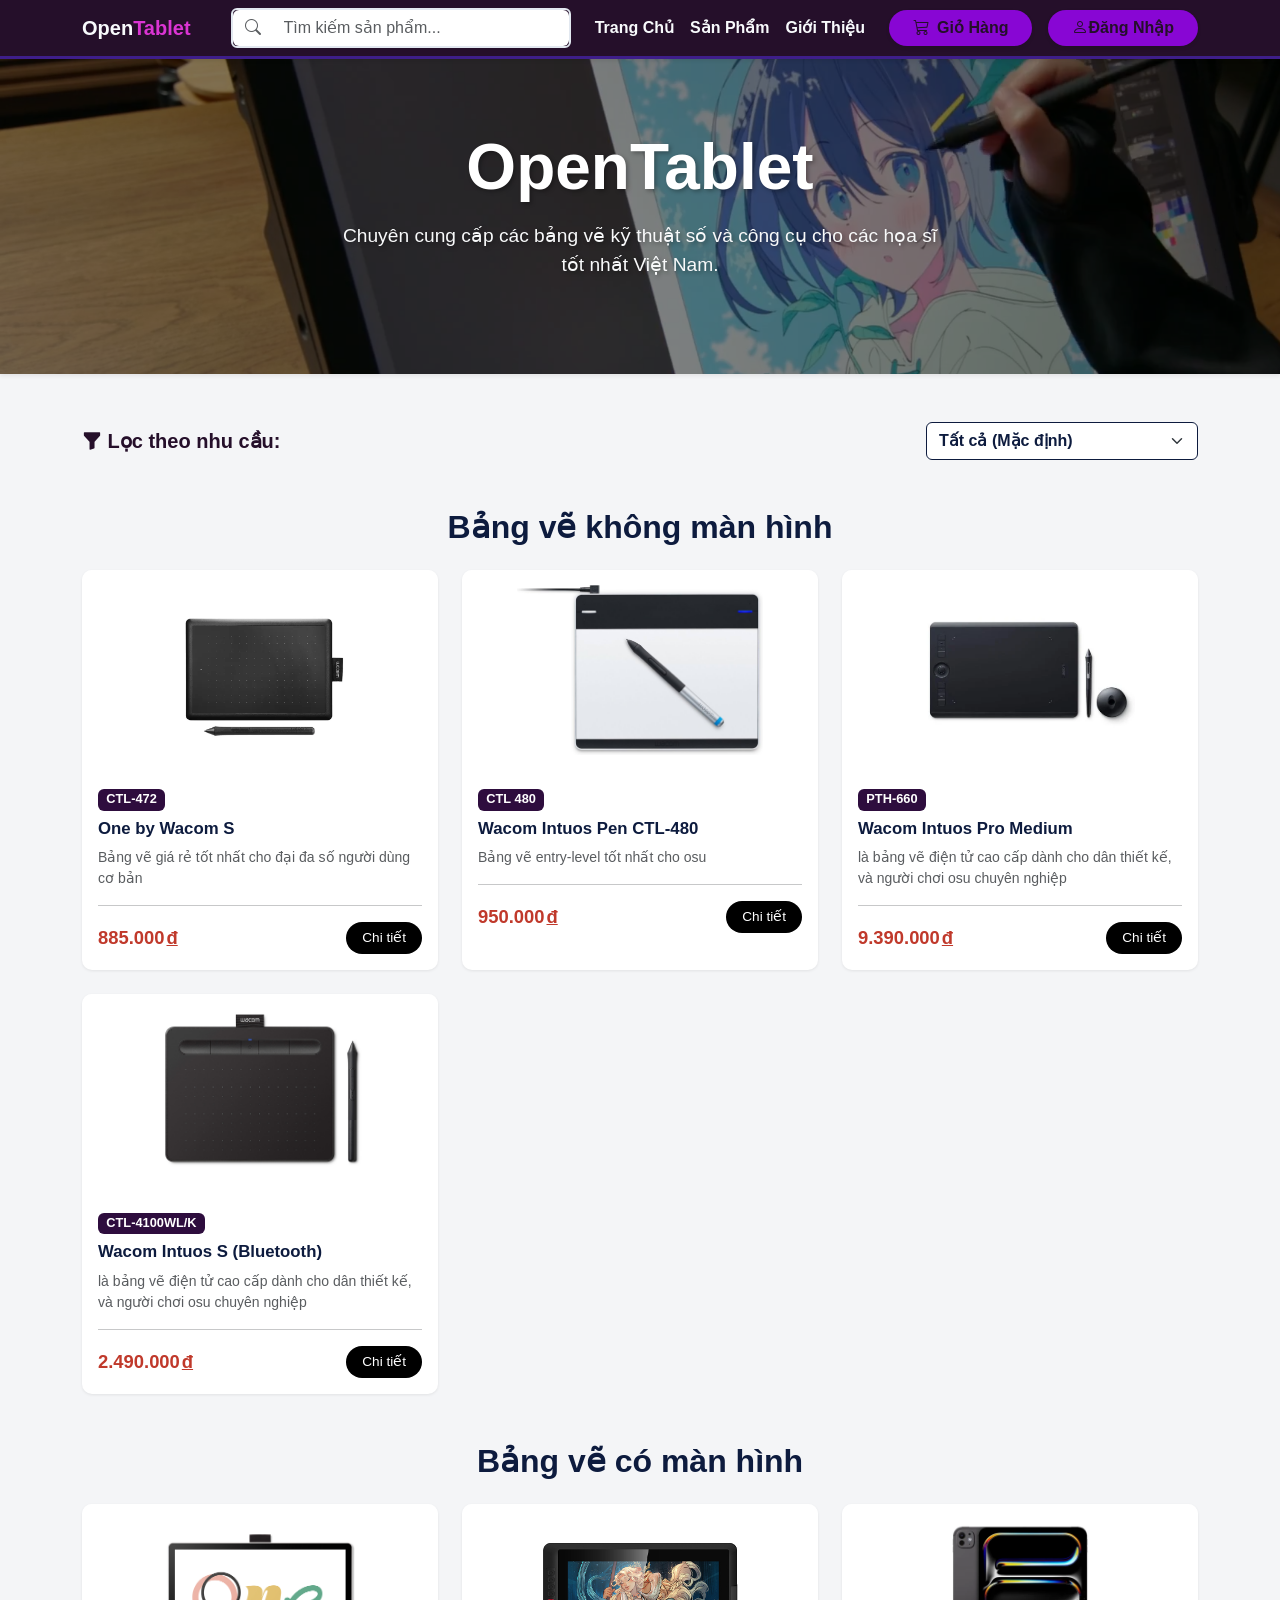
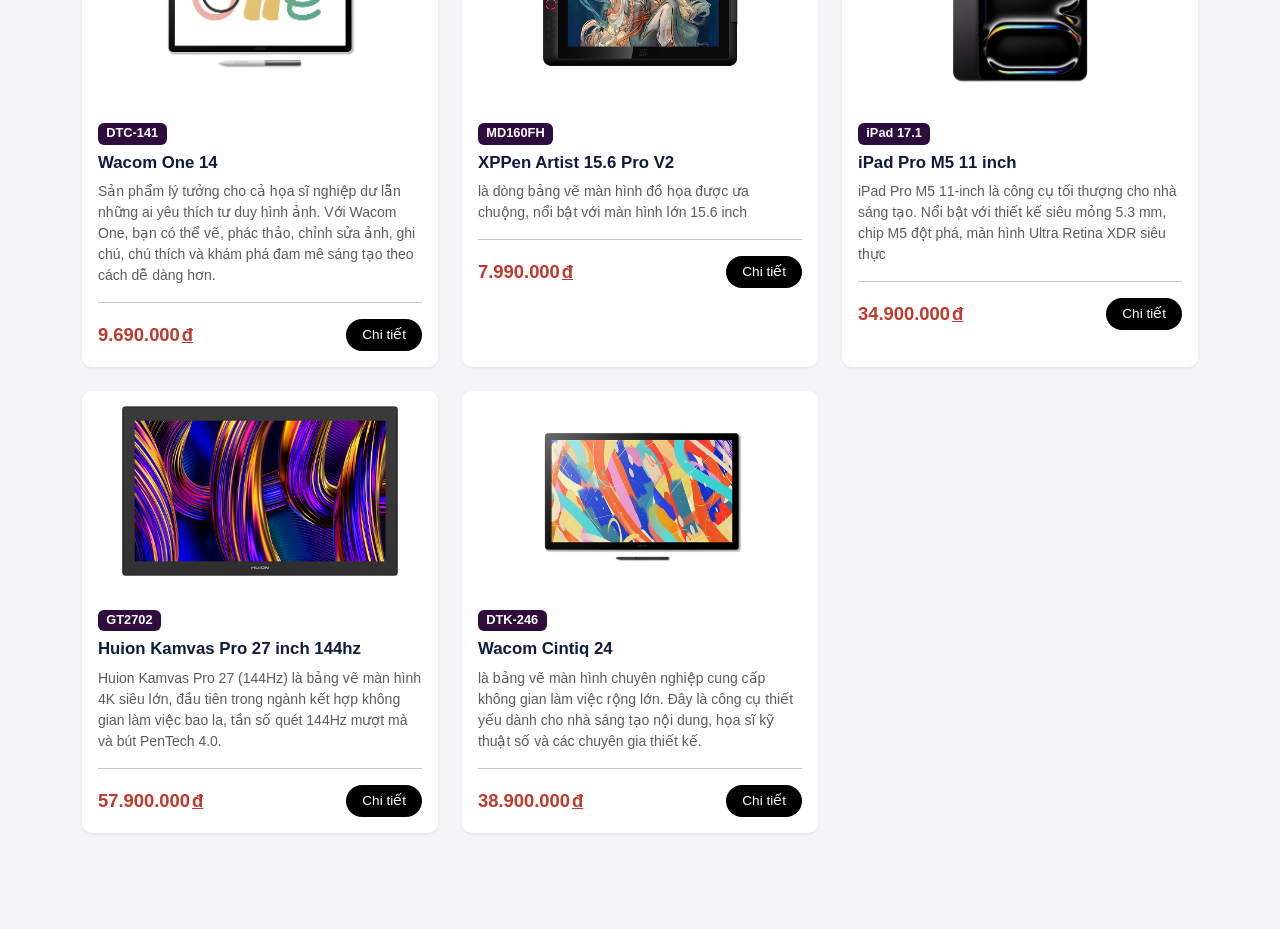
<file: index.html>
<!DOCTYPE html>
<html lang="vi">
<head>
    <meta charset="UTF-8">
    <meta name="viewport" content="width=device-width, initial-scale=1.0">
    <title lang="vi">OpenTablet shop</title>
    <link href="https://cdn.jsdelivr.net/npm/bootstrap@5.3.0/dist/css/bootstrap.min.css" rel="stylesheet">
    <link href="https://cdn.jsdelivr.net/npm/bootstrap-icons@1.10.5/font/bootstrap-icons.css" rel="stylesheet">
    <link rel="stylesheet" href="css/style.css">
    <link rel="icon" href="assets/icon.ico" type="image/x-icon">
</head>
<body>

    <nav class="navbar navbar-expand-lg navbar-dark sticky-top shadow-sm">
        <div class="container">
            <a class="navbar-brand" href="#">Open<span style="color:#db34d3">Tablet</span></a>
            <button class="navbar-toggler" type="button" data-bs-toggle="collapse" data-bs-target="#navbarNav" aria-controls="navbarNav" aria-expanded="false" aria-label="Toggle navigation">
                <span class="navbar-toggler-icon"></span>
            </button>
            <div class="collapse navbar-collapse" id="navbarNav">
                <form class="d-flex ms-lg-4 me-lg-3 my-3 my-lg-0 flex-grow-1" role="search" id="product-search-form">
                    <div class="input-group">
                        <span class="input-group-text bg-white border-0 text-muted"><i class="bi bi-search"></i></span>
                        <input type="search" class="form-control border-0 shadow-none" id="product-search" placeholder="Tìm kiếm sản phẩm..." aria-label="Tìm kiếm sản phẩm">
                    </div>
                </form>
                <ul class="navbar-nav mb-2 mb-lg-0 align-items-center ms-lg-auto">
                    <li class="nav-item">   
                        <a class="nav-link active" href="index.html">Trang Chủ</a>
                    </li>
                    <li class="nav-item">
                        <a class="nav-link" href="#products-section">Sản Phẩm</a>
                    </li>
                    <li class="nav-item">
                        <a class="nav-link" href="html/gioi-thieu.html">Giới Thiệu</a>
                    </li> 
                    <!-- <li class="nav-item">
                        <a class="nav-link" href="#contact-section">Liên Hệ</a>
                    </li> -->
                    <li class="nav-item ms-lg-3">
                        <a href="html/giohang.html" class="btn btn-accent rounded-pill px-4 shadow-sm text-dark-blue d-flex align-items-center">
                            <i class="bi bi-cart3 me-2"></i> Giỏ Hàng
                        </a>
                    </li>   
                    <li class="nav-item ms-lg-3">
                        <a href="html/login.html" class="btn btn-accent rounded-pill px-4 shadow-sm text-dark-blue d-flex align-items-center">
                            <i class="bi bi-person"></i> Đăng Nhập
                        </a>
                    </li>   
                </ul>
            </div>
        </div>
    </nav>

    <section class="d-flex align-items-center bg-dark text-white text-center position-relative overflow-hidden shadow-sm" style="height: 35vh;">
        <div class="position-absolute top-0 start-0 w-100 h-100 opacity-10" style="pointer-events: none;">
            <img src="assets/test-bg5-insider.png" alt="Banner Background" id="banner-img" class="w-100 h-100 object-fit-cover">
        </div>

        <div class="position-absolute top-0 start-0 w-100 h-100" 
            style="background-color: rgba(0, 0, 0, 0.5); z-index: 1; pointer-events: none;">
        </div>

        <div class="container py-5 position-relative z-1 animate-fade-in">
            <h1 class="display-3 fw-bold text-white mb-3" style="text-shadow: 2px 2px 4px rgba(0,0,0,0.3);">OpenTablet</h1>
            <p class="lead text-light mb-4 mx-auto" style="max-width: 600px; font-size: 1.2rem; text-shadow: 2px 2px 4px rgba(0,0,0,0.3);">Chuyên cung cấp các bảng vẽ kỹ thuật số và công cụ cho các họa sĩ tốt nhất Việt Nam.</p>
        </div>
    </section>
    
    <!-- product area -->
    <main class="py-5">
        <div class="container mb-5">
        <div class="d-flex justify-content-center align-items-center gap-2">
            <label for="product-filter" class="fw-bold fs-5" style="color:#250f2a">
                <i class="bi bi-funnel-fill"></i> Lọc theo nhu cầu:
            </label>
            <select class="form-select w-auto fw-semibold ms-lg-auto" id="product-filter" style="border-color: #0d1b3e; color: #0d1b3e;">
                <option value="all" selected>Tất cả (Mặc định)</option>
                <option value="osu">Dành cho người chơi osu!</option>
                <option value="education">Học tập - Giảng dạy</option>
                <option value="professional">Chuyên nghiệp - Bán chuyên</option>
            </select>
        </div>
    </div>
        <div class="container my-5" id="products-section">
            <h2 class="fw-bold mb-4 text-center" style="color:#0d1b3e">Bảng vẽ không màn hình</h2>
            <div class="row g-4" id="no-screen-list"></div>
        </div>

        <div class="container my-5">
            <h2 class="fw-bold mb-4 text-center" style="color:#0d1b3e">Bảng vẽ có màn hình</h2>
            <div class="row g-4" id="screen-list"></div>
        </div>
    </main>

    <template id="product-template">
    <div class="col-12 col-md-6 col-lg-4">
        <div class="card product-card">
        <img class="product-img w-100" src="" alt="">
        <div class="card-body">
            <span class="badge badge-model text-white mb-2 d-inline-block"></span>
            <h5 class="product-title"></h5>
            <p class="text-muted small mb-3 product-desc"></p>
            <hr>
            <div class="d-flex justify-content-between align-items-center">
                <span class="product-price price-tag"></span>
                <a class="btn btn-black" href="#" onclick="goDetail(this); return false;">Chi tiết</a>
            </div>
        </div>
    </div>
    </template>

    <script src="https://cdn.jsdelivr.net/npm/bootstrap@5.3.0/dist/js/bootstrap.bundle.min.js"></script>
    <script src="js/app.js"></script>
    <script src="js/search.js"></script>
    <script src="js/img-change.js"></script>
</body>
</html>
</file>
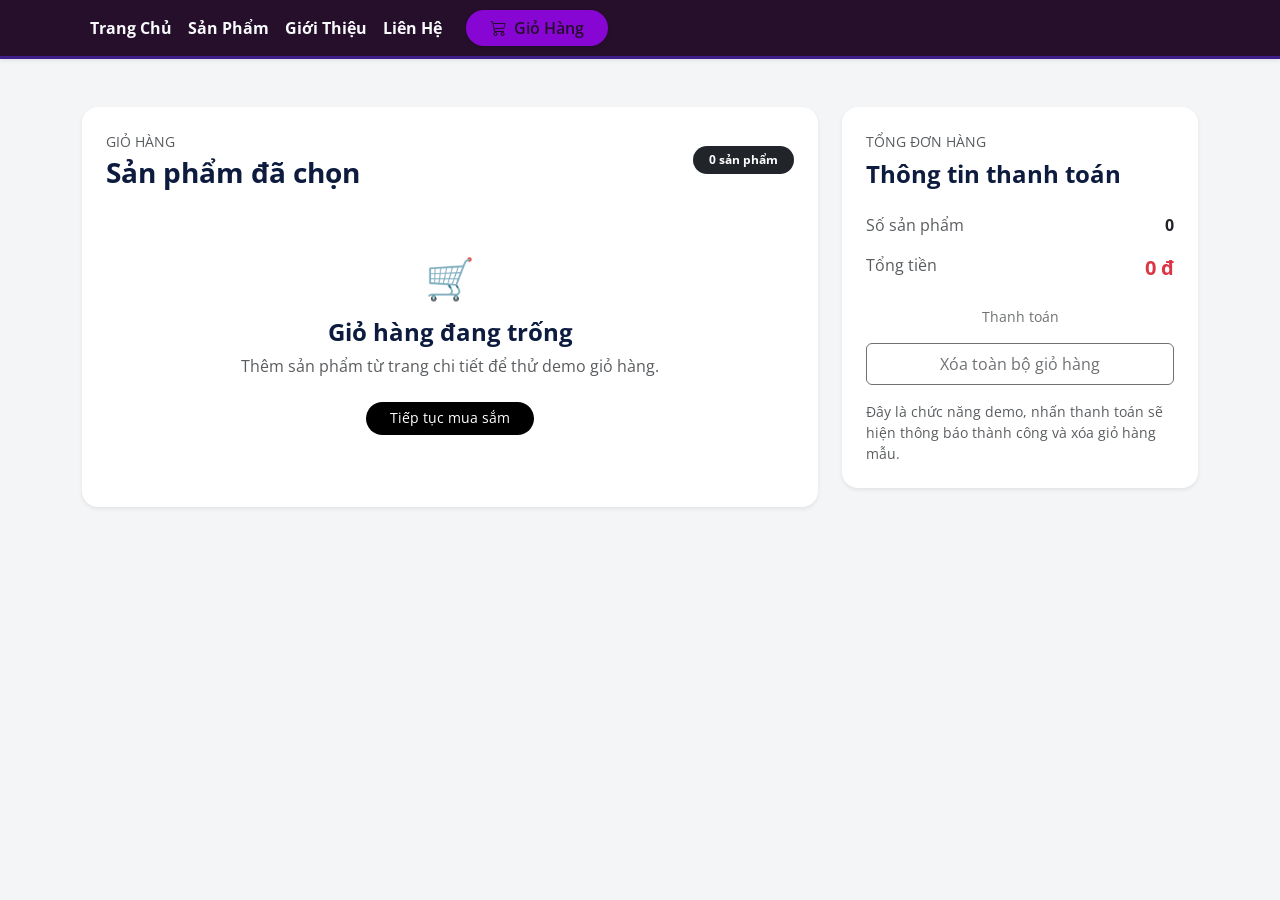
<file: html/giohang.html>
<!DOCTYPE html>
<html lang="vi">
<head>
    <meta charset="UTF-8">
    <meta name="viewport" content="width=device-width, initial-scale=1.0">
    <title lang="vi">Giỏ hàng</title>
    <link href="https://cdn.jsdelivr.net/npm/bootstrap@5.3.3/dist/css/bootstrap.min.css" rel="stylesheet">
    <link href="https://cdn.jsdelivr.net/npm/bootstrap-icons@1.11.3/font/bootstrap-icons.min.css" rel="stylesheet">
    <link href="https://fonts.googleapis.com/css2?family=Open+Sans:wght@400;600;700&display=swap" rel="stylesheet">
    <link rel="stylesheet" href="../css/chi-tiet.css">
    <link href="../css/style.css" rel="stylesheet">
    <link rel="icon" href="../assets/icon.ico" type="image/x-icon">
</head>
<body>

    <nav class="navbar navbar-expand-lg navbar-dark sticky-top shadow-sm">
        <div class="container">
            <button class="navbar-toggler" type="button" data-bs-toggle="collapse" data-bs-target="#navbarNav" aria-controls="navbarNav" aria-expanded="false" aria-label="Toggle navigation">
                <span class="navbar-toggler-icon"></span>
            </button>
            <div class="collapse navbar-collapse" id="navbarNav">
                <ul class="navbar-nav mb-2 mb-lg-0 align-items-center">
                    <li class="nav-item">
                        <a class="nav-link active" href="../index.html">Trang Chủ</a>
                    </li>
                    <li class="nav-item">
                        <a class="nav-link" href="../index.html#products-section">Sản Phẩm</a>
                    </li>
                    <li class="nav-item">
                        <a class="nav-link" href="../index.html#about-section">Giới Thiệu</a>
                    </li>
                    <li class="nav-item">
                        <a class="nav-link" href="../index.html#contact-section">Liên Hệ</a>
                    </li>
                    <li class="nav-item ms-lg-3">
                        <a href="giohang.html" class="btn btn-accent rounded-pill px-4 shadow-sm text-dark-blue d-flex align-items-center">
                            <i class="bi bi-cart3 me-2"></i> Giỏ Hàng
                        </a>
                    </li>
                </ul>
            </div>
        </div>
    </nav>

    <div class="container my-5">
        <div class="row g-4 align-items-start">
            <div class="col-12 col-lg-8">
                <div class="card shadow-sm border-0 rounded-4 h-100">
                    <div class="card-body p-4">
                        <div class="d-flex justify-content-between align-items-center mb-3">
                            <div>
                                <p class="text-uppercase text-muted small mb-1">Giỏ hàng</p>
                                <h1 class="h3 fw-bold mb-0" style="color:#0d1b3e">Sản phẩm đã chọn</h1>
                            </div>
                            <span class="badge rounded-pill bg-dark px-3 py-2" id="cart-item-count">0 sản phẩm</span>
                        </div>

                        <div id="cart-empty-state" class="text-center py-5 d-none">
                            <div class="display-6 mb-3">🛒</div>
                            <h2 class="h4 fw-bold" style="color:#0d1b3e">Giỏ hàng đang trống</h2>
                            <p class="text-muted mb-4">Thêm sản phẩm từ trang chi tiết để thử demo giỏ hàng.</p>
                            <a href="../index.html" class="btn btn-black px-4">Tiếp tục mua sắm</a>
                        </div>

                        <div class="table-responsive">
                            <table class="table align-middle mb-0" id="cart-table">
                                <thead>
                                    <tr>
                                        <th>Sản phẩm</th>
                                        <th class="text-center">Số lượng</th>
                                        <th class="text-end">Đơn giá</th>
                                        <th class="text-end">Tạm tính</th>
                                        <th></th>
                                    </tr>
                                </thead>
                                <tbody id="cart-items"></tbody>
                            </table>
                        </div>
                    </div>
                </div>
            </div>

            <div class="col-12 col-lg-4">
                <div class="card shadow-sm border-0 rounded-4 sticky-top" style="top: 1rem;">
                    <div class="card-body p-4">
                        <p class="text-uppercase text-muted small mb-2">Tổng đơn hàng</p>
                        <h2 class="h4 fw-bold mb-4" style="color:#0d1b3e">Thông tin thanh toán</h2>

                        <div class="d-flex justify-content-between mb-3">
                            <span class="text-muted">Số sản phẩm</span>
                            <strong id="summary-qty">0</strong>
                        </div>
                        <div class="d-flex justify-content-between mb-3">
                            <span class="text-muted">Tổng tiền</span>
                            <strong class="text-danger fs-5" id="summary-total">0 đ</strong>
                        </div>

                        <button class="btn btn-black w-100 py-2 mb-2" id="checkout-btn">Thanh toán</button>
                        <button class="btn btn-outline-dark w-100 py-2" id="clear-cart-btn">Xóa toàn bộ giỏ hàng</button>

                        <p class="small text-muted mb-0 mt-3">
                            Đây là chức năng demo, nhấn thanh toán sẽ hiện thông báo thành công và xóa giỏ hàng mẫu.
                        </p>
                    </div>
                </div>
            </div>
        </div>
    </div>

    <script src="https://cdn.jsdelivr.net/npm/bootstrap@5.3.3/dist/js/bootstrap.bundle.min.js"></script>
    <script src="../js/cart.js"></script>
    <script src="../js/giohang.js"></script>
</body>
</html>
</file>
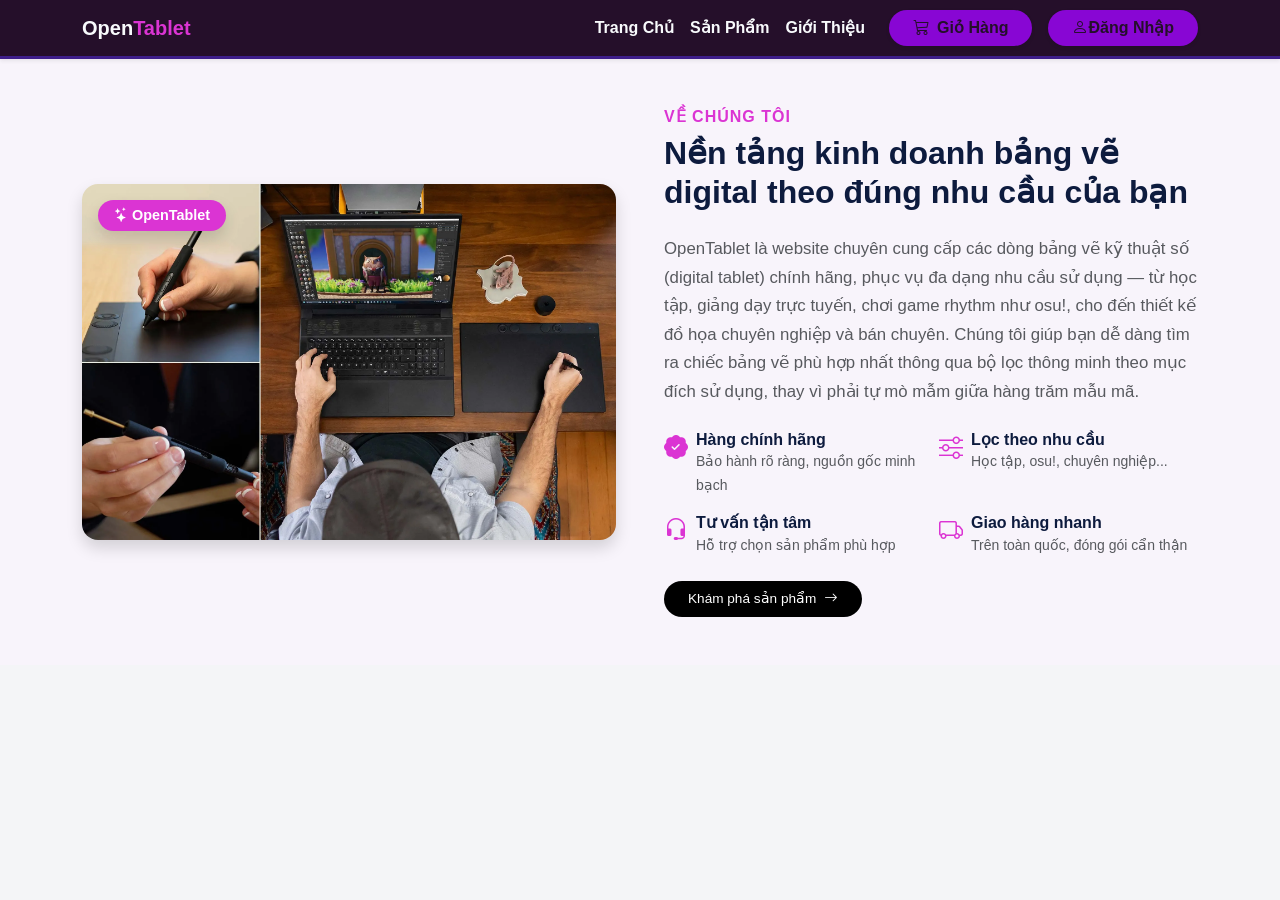
<file: html/gioi-thieu.html>
<!DOCTYPE html>
<html lang="vi">
<head>
    <meta charset="UTF-8">
    <meta name="viewport" content="width=device-width, initial-scale=1.0">
    <title lang="vi">OpenTablet shop</title>
    <link href="https://cdn.jsdelivr.net/npm/bootstrap@5.3.0/dist/css/bootstrap.min.css" rel="stylesheet">
    <link href="https://cdn.jsdelivr.net/npm/bootstrap-icons@1.10.5/font/bootstrap-icons.css" rel="stylesheet">
    <link rel="stylesheet" href="../css/style.css">
    <link rel="icon" href="../assets/icon.ico" type="image/x-icon">
</head>
<body>

    <nav class="navbar navbar-expand-lg navbar-dark sticky-top shadow-sm">
        <div class="container">
            <a class="navbar-brand" href="../index.html">Open<span style="color:#db34d3">Tablet</span></a>
            <button class="navbar-toggler" type="button" data-bs-toggle="collapse" data-bs-target="#navbarNav" aria-controls="navbarNav" aria-expanded="false" aria-label="Toggle navigation">
                <span class="navbar-toggler-icon"></span>
            </button>
            <div class="collapse navbar-collapse" id="navbarNav">
                <ul class="navbar-nav mb-2 mb-lg-0 align-items-center ms-lg-auto">
                    <li class="nav-item">   
                        <a class="nav-link active" href="../index.html">Trang Chủ</a>
                    </li>
                    <li class="nav-item">
                        <a class="nav-link" href="../index.html#products-section">Sản Phẩm</a>
                    </li>
                    <li class="nav-item">
                        <a class="nav-link" href="#about-section">Giới Thiệu</a>
                    </li> 
                    <!-- <li class="nav-item">
                        <a class="nav-link" href="#contact-section">Liên Hệ</a>
                    </li> -->
                    <li class="nav-item ms-lg-3">
                        <a href="../html/giohang.html" class="btn btn-accent rounded-pill px-4 shadow-sm text-dark-blue d-flex align-items-center">
                            <i class="bi bi-cart3 me-2"></i> Giỏ Hàng
                        </a>
                    </li>   
                    <li class="nav-item ms-lg-3">
                        <a href="../html/login.html" class="btn btn-accent rounded-pill px-4 shadow-sm text-dark-blue d-flex align-items-center">
                            <i class="bi bi-person"></i> Đăng Nhập
                        </a>
                    </li>   
                </ul>
            </div>
        </div>
    </nav>
        <!-- GIỚI THIỆU WEBSITE -->
    <section class="py-5" id="about-section" style="background-color:#f8f4fb;">
        <div class="container">
            <div class="row align-items-center g-5">

                <!-- Hình ảnh minh họa bên trái -->
                <div class="col-12 col-lg-6 order-2 order-lg-1">
                    <div class="position-relative">
                        <img src="../assets/test-bg4.webp"
                            alt="Bảng vẽ kỹ thuật số OpenTablet"
                            class="img-fluid rounded-4 shadow"
                            style="width:100%; object-fit:cover; max-height:480px;">
                        <span class="badge rounded-pill px-3 py-2 position-absolute top-0 start-0 m-3 shadow"
                            style="background-color:#db34d3; color:#fff; font-size:0.9rem;">
                            <i class="bi bi-stars"></i> OpenTablet
                        </span>
                    </div>
                </div>

                <!-- Nội dung giới thiệu bên phải -->
                <div class="col-12 col-lg-6 order-1 order-lg-2">
                    <h6 class="fw-bold text-uppercase mb-2" style="color:#db34d3; letter-spacing:1px;">
                        Về chúng tôi
                    </h6>
                    <h2 class="fw-bold mb-4" style="color:#0d1b3e;">
                        Nền tảng kinh doanh bảng vẽ digital theo đúng nhu cầu của bạn
                    </h2>
                    <p class="text-muted mb-4" style="font-size:1.05rem; line-height:1.7;">
                        OpenTablet là website chuyên cung cấp các dòng bảng vẽ kỹ thuật số
                        (digital tablet) chính hãng, phục vụ đa dạng nhu cầu sử dụng — từ
                        học tập, giảng dạy trực tuyến, chơi game rhythm như osu!, cho đến
                        thiết kế đồ họa chuyên nghiệp và bán chuyên. Chúng tôi giúp bạn dễ
                        dàng tìm ra chiếc bảng vẽ phù hợp nhất thông qua bộ lọc thông minh
                        theo mục đích sử dụng, thay vì phải tự mò mẫm giữa hàng trăm mẫu mã.
                    </p>

                    <div class="row g-3 mb-4">
                        <div class="col-6">
                            <div class="d-flex align-items-start gap-2">
                                <i class="bi bi-patch-check-fill fs-4" style="color:#db34d3;"></i>
                                <div>
                                    <h6 class="fw-bold mb-0" style="color:#0d1b3e;">Hàng chính hãng</h6>
                                    <small class="text-muted">Bảo hành rõ ràng, nguồn gốc minh bạch</small>
                                </div>
                            </div>
                        </div>
                        <div class="col-6">
                            <div class="d-flex align-items-start gap-2">
                                <i class="bi bi-sliders fs-4" style="color:#db34d3;"></i>
                                <div>
                                    <h6 class="fw-bold mb-0" style="color:#0d1b3e;">Lọc theo nhu cầu</h6>
                                    <small class="text-muted">Học tập, osu!, chuyên nghiệp...</small>
                                </div>
                            </div>
                        </div>
                        <div class="col-6">
                            <div class="d-flex align-items-start gap-2">
                                <i class="bi bi-headset fs-4" style="color:#db34d3;"></i>
                                <div>
                                    <h6 class="fw-bold mb-0" style="color:#0d1b3e;">Tư vấn tận tâm</h6>
                                    <small class="text-muted">Hỗ trợ chọn sản phẩm phù hợp</small>
                                </div>
                            </div>
                        </div>
                        <div class="col-6">
                            <div class="d-flex align-items-start gap-2">
                                <i class="bi bi-truck fs-4" style="color:#db34d3;"></i>
                                <div>
                                    <h6 class="fw-bold mb-0" style="color:#0d1b3e;">Giao hàng nhanh</h6>
                                    <small class="text-muted">Trên toàn quốc, đóng gói cẩn thận</small>
                                </div>
                            </div>
                        </div>
                    </div>

                    <a href="../index.html#products-section" class="btn btn-black rounded-pill px-4 py-2">
                        Khám phá sản phẩm <i class="bi bi-arrow-right ms-1"></i>
                    </a>
                </div>

            </div>
        </div>
    </section>
</body>
</html>
</file>
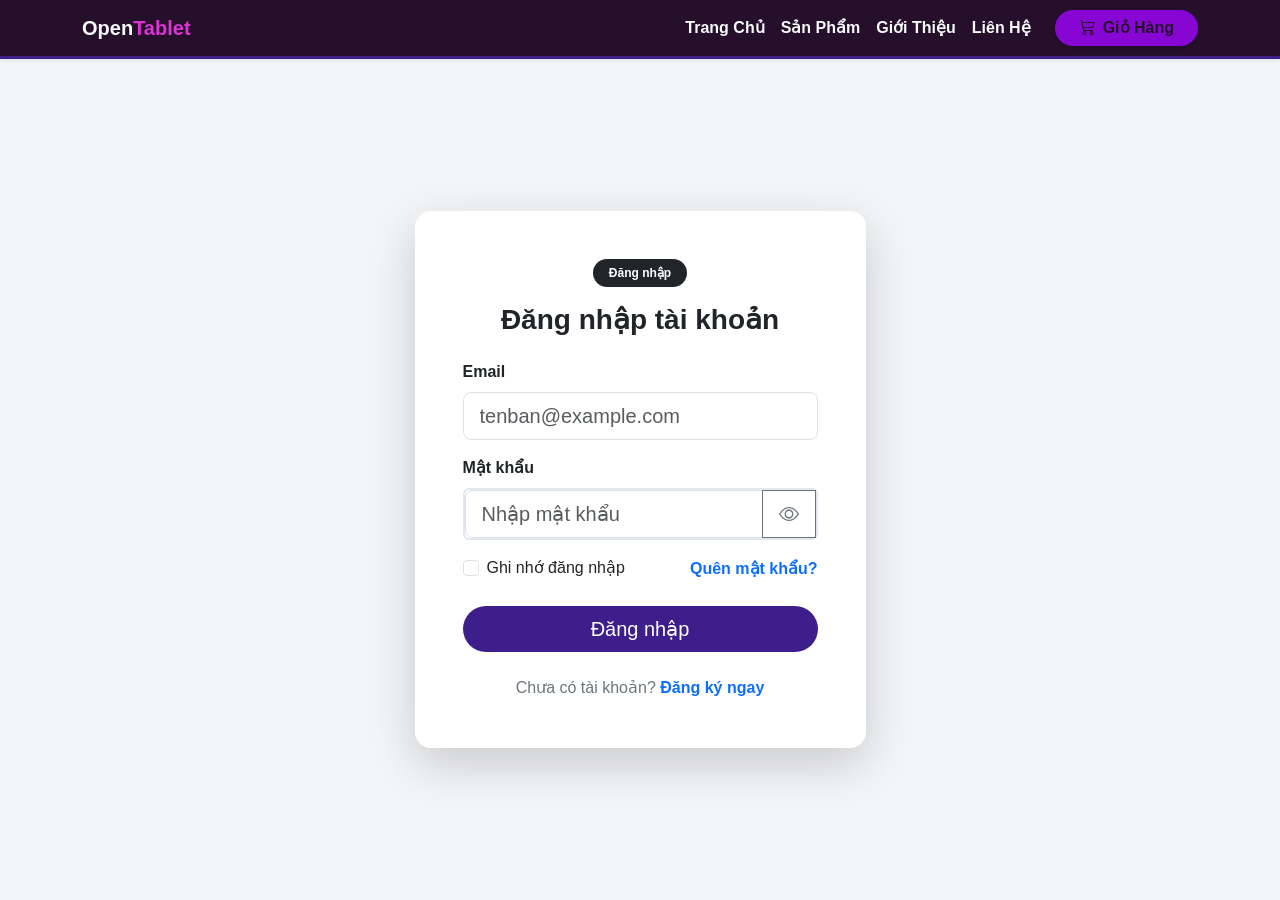
<file: html/login.html>
<!DOCTYPE html>
<html lang="vi">
<head>
    <meta charset="UTF-8">
    <meta name="viewport" content="width=device-width, initial-scale=1.0">
    <title lang="vi">OpenTablet shop</title>
    <link href="https://cdn.jsdelivr.net/npm/bootstrap@5.3.0/dist/css/bootstrap.min.css" rel="stylesheet">
    <link href="https://cdn.jsdelivr.net/npm/bootstrap-icons@1.10.5/font/bootstrap-icons.css" rel="stylesheet">
    <link rel="stylesheet" href="../css/style.css">
    <link rel="icon" href="../assets/icon.ico" type="image/x-icon">
</head>
<body>

    <nav class="navbar navbar-expand-lg navbar-dark sticky-top shadow-sm">
        <div class="container">
            <a class="navbar-brand" href="../index.html">Open<span style="color:#db34d3">Tablet</span></a>
            <button class="navbar-toggler" type="button" data-bs-toggle="collapse" data-bs-target="#navbarNav" aria-controls="navbarNav" aria-expanded="false" aria-label="Toggle navigation">
                <span class="navbar-toggler-icon"></span>
            </button>
            <div class="collapse navbar-collapse" id="navbarNav">
                <ul class="navbar-nav mb-2 mb-lg-0 align-items-center ms-lg-auto">
                    <li class="nav-item">   
                        <a class="nav-link active" href="../index.html">Trang Chủ</a>
                    </li>
                    <li class="nav-item">
                        <a class="nav-link" href="../index.html#products-section">Sản Phẩm</a>
                    </li>
                    <li class="nav-item">
                        <a class="nav-link" href="../index.html#about-section">Giới Thiệu</a>
                    </li> 
                    <li class="nav-item">
                        <a class="nav-link" href="../index.html#contact-section">Liên Hệ</a>
                    </li>
                    <li class="nav-item ms-lg-3">
                        <a href="giohang.html" class="btn btn-accent rounded-pill px-4 shadow-sm text-dark-blue d-flex align-items-center">
                            <i class="bi bi-cart3 me-2"></i> Giỏ Hàng
                        </a>
                    </li>   
                </ul>
            </div>
        </div>
    </nav>

    <main class="flex-grow-1 d-flex align-items-center py-5">
        <div class="container">
            <div class="row justify-content-center">
                <div class="col-12 col-md-8 col-lg-5">
                    <div class="card border-0 shadow-lg rounded-4 overflow-hidden">
                        <div class="card-body p-4 p-md-5">
                            <div class="text-center mb-4">
                                <span class="badge rounded-pill text-bg-dark px-3 py-2 mb-3">Đăng nhập</span>
                                <h1 class="h3 fw-bold text-dark mb-2">Đăng nhập tài khoản</h1>
                            </div>

                            <div id="loginAlert" class="alert alert-success d-none" role="alert"></div>

                            <form id="loginForm" class="needs-validation" novalidate>
                                <div class="mb-3">
                                    <label for="loginEmail" class="form-label fw-semibold">Email</label>
                                    <input type="email" class="form-control form-control-lg" id="loginEmail" name="email" placeholder="tenban@example.com" required>
                                    <div class="invalid-feedback">Vui lòng nhập email hợp lệ.</div>
                                </div>

                                <div class="mb-3">
                                    <label for="loginPassword" class="form-label fw-semibold">Mật khẩu</label>
                                    <div class="input-group input-group-lg">
                                        <input type="password" class="form-control" id="loginPassword" name="password" placeholder="Nhập mật khẩu" required minlength="6">
                                        <button type="button" class="btn btn-outline-secondary toggle-password" data-target="loginPassword" aria-label="Hiện hoặc ẩn mật khẩu">
                                            <i class="bi bi-eye"></i>
                                        </button>
                                        <div class="invalid-feedback">Mật khẩu phải có ít nhất 6 ký tự.</div>
                                    </div>
                                </div>

                                <div class="d-flex justify-content-between align-items-center mb-4">
                                    <div class="form-check">
                                        <input class="form-check-input" type="checkbox" value="1" id="rememberMe">
                                        <label class="form-check-label" for="rememberMe">Ghi nhớ đăng nhập</label>
                                    </div>
                                    <a href="#" class="text-decoration-none fw-semibold">Quên mật khẩu?</a>
                                </div>

                                <button type="submit" class="btn btn-dark-blue btn-lg w-100 rounded-pill">Đăng nhập</button>

                                <div class="text-center mt-4">
                                    <span class="text-secondary">Chưa có tài khoản?</span>
                                    <a href="sign-up.html" class="fw-semibold text-decoration-none">Đăng ký ngay</a>
                                </div>
                            </form>
                        </div>
                    </div>
                </div>
            </div>
        </div>
    </main>

    <script src="https://cdn.jsdelivr.net/npm/bootstrap@5.3.0/dist/js/bootstrap.bundle.min.js"></script>
    <script src="../js/script.js"></script>
</body>
</html>
</file>
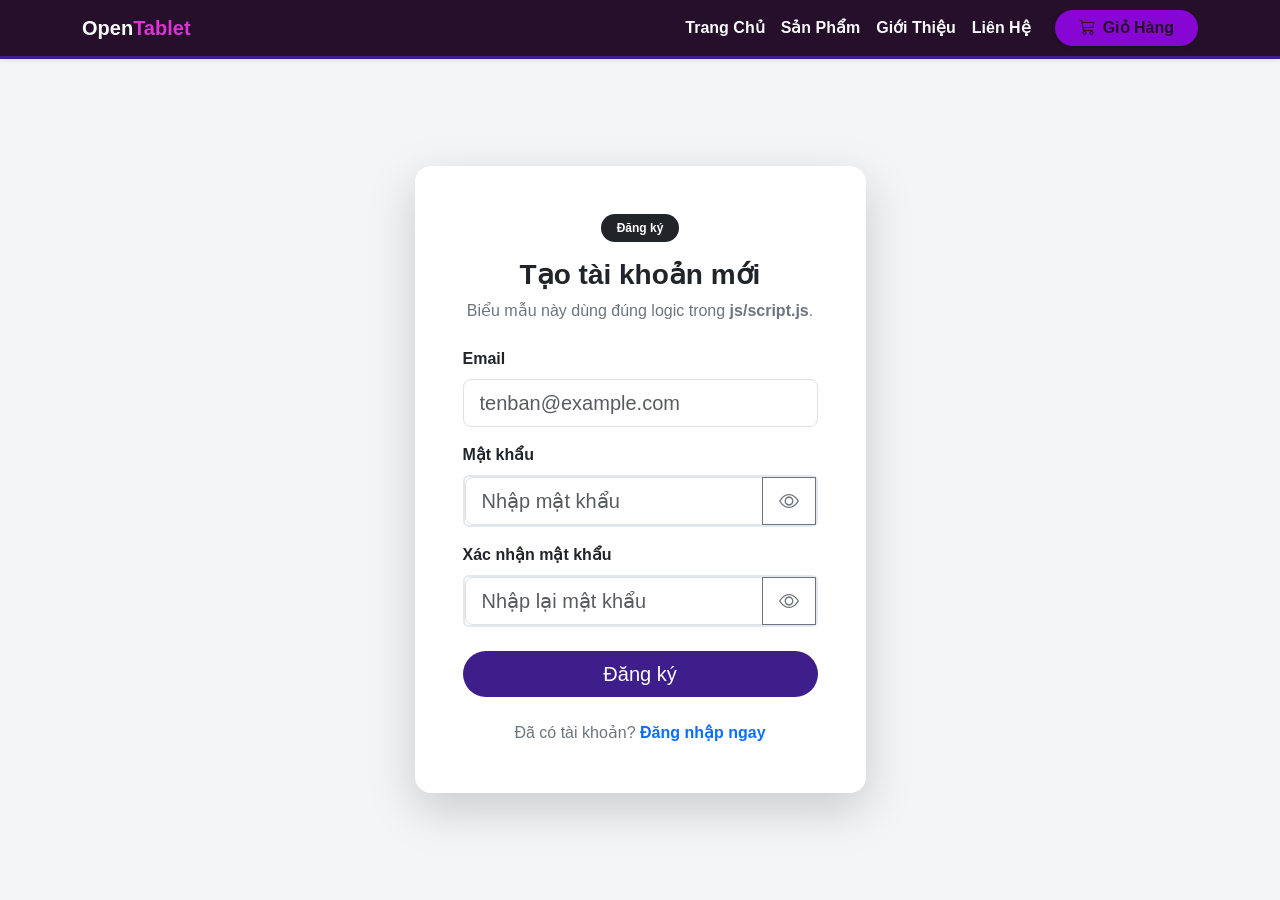
<file: html/sign-up.html>
<!DOCTYPE html>
<html lang="vi">
<head>
    <meta charset="UTF-8">
    <meta name="viewport" content="width=device-width, initial-scale=1.0">
    <title lang="vi">OpenTablet shop</title>
    <link href="https://cdn.jsdelivr.net/npm/bootstrap@5.3.0/dist/css/bootstrap.min.css" rel="stylesheet">
    <link href="https://cdn.jsdelivr.net/npm/bootstrap-icons@1.10.5/font/bootstrap-icons.css" rel="stylesheet">
    <link rel="stylesheet" href="../css/style.css">
    <link rel="icon" href="../assets/icon.ico" type="image/x-icon">
</head>
<body>

    <nav class="navbar navbar-expand-lg navbar-dark sticky-top shadow-sm">
        <div class="container">
            <a class="navbar-brand" href="../index.html">Open<span style="color:#db34d3">Tablet</span></a>
            <button class="navbar-toggler" type="button" data-bs-toggle="collapse" data-bs-target="#navbarNav" aria-controls="navbarNav" aria-expanded="false" aria-label="Toggle navigation">
                <span class="navbar-toggler-icon"></span>
            </button>
            <div class="collapse navbar-collapse" id="navbarNav">
                <ul class="navbar-nav mb-2 mb-lg-0 align-items-center ms-lg-auto">
                    <li class="nav-item">   
                        <a class="nav-link active" href="../index.html">Trang Chủ</a>
                    </li>
                    <li class="nav-item">
                        <a class="nav-link" href="../index.html#products-section">Sản Phẩm</a>
                    </li>
                    <li class="nav-item">
                        <a class="nav-link" href="../index.html#about-section">Giới Thiệu</a>
                    </li> 
                    <li class="nav-item">
                        <a class="nav-link" href="../index.html#contact-section">Liên Hệ</a>
                    </li>
                    <li class="nav-item ms-lg-3">
                        <a href="giohang.html" class="btn btn-accent rounded-pill px-4 shadow-sm text-dark-blue d-flex align-items-center">
                            <i class="bi bi-cart3 me-2"></i> Giỏ Hàng
                        </a>
                    </li>   
                </ul>
            </div>
        </div>
    </nav>

    <main class="flex-grow-1 d-flex align-items-center py-5">
        <div class="container">
            <div class="row justify-content-center">
                <div class="col-12 col-md-8 col-lg-5">
                    <div class="card border-0 shadow-lg rounded-4 overflow-hidden">
                        <div class="card-body p-4 p-md-5">
                            <div class="text-center mb-4">
                                <span class="badge rounded-pill text-bg-dark px-3 py-2 mb-3">Đăng ký</span>
                                <h1 class="h3 fw-bold text-dark mb-2">Tạo tài khoản mới</h1>
                                <p class="text-secondary mb-0">Biểu mẫu này dùng đúng logic trong <span class="fw-semibold">js/script.js</span>.</p>
                            </div>

                            <div id="registerAlert" class="alert alert-success d-none" role="alert"></div>

                            <form id="registerForm" class="needs-validation" novalidate>
                                <div class="mb-3">
                                    <label for="registerEmail" class="form-label fw-semibold">Email</label>
                                    <input type="email" class="form-control form-control-lg" id="registerEmail" name="email" placeholder="tenban@example.com" required>
                                    <div class="invalid-feedback">Vui lòng nhập email hợp lệ.</div>
                                </div>

                                <div class="mb-3">
                                    <label for="registerPassword" class="form-label fw-semibold">Mật khẩu</label>
                                    <div class="input-group input-group-lg">
                                        <input type="password" class="form-control" id="registerPassword" name="password" placeholder="Nhập mật khẩu" required minlength="6">
                                        <button type="button" class="btn btn-outline-secondary toggle-password" data-target="registerPassword" aria-label="Hiện hoặc ẩn mật khẩu">
                                            <i class="bi bi-eye"></i>
                                        </button>
                                        <div class="invalid-feedback">Mật khẩu phải có ít nhất 6 ký tự.</div>
                                    </div>
                                </div>

                                <div class="mb-4">
                                    <label for="confirmPassword" class="form-label fw-semibold">Xác nhận mật khẩu</label>
                                    <div class="input-group input-group-lg">
                                        <input type="password" class="form-control" id="confirmPassword" name="confirmPassword" placeholder="Nhập lại mật khẩu" required minlength="6">
                                        <button type="button" class="btn btn-outline-secondary toggle-password" data-target="confirmPassword" aria-label="Hiện hoặc ẩn mật khẩu xác nhận">
                                            <i class="bi bi-eye"></i>
                                        </button>
                                        <div class="invalid-feedback">Mật khẩu xác nhận phải trùng khớp.</div>
                                    </div>
                                </div>

                                <button type="submit" class="btn btn-dark-blue btn-lg w-100 rounded-pill">Đăng ký</button>

                                <div class="text-center mt-4">
                                    <span class="text-secondary">Đã có tài khoản?</span>
                                    <a href="login.html" class="fw-semibold text-decoration-none">Đăng nhập ngay</a>
                                </div>
                            </form>
                        </div>
                    </div>
                </div>
            </div>
        </div>
    </main>

    <script src="https://cdn.jsdelivr.net/npm/bootstrap@5.3.0/dist/js/bootstrap.bundle.min.js"></script>
    <script src="../js/script.js"></script>
</body>
</html>
</file>
<file: css/style.css>
:root {
    --primary-dark: #250f2a;
    --navy-blue: #3e1e8a;
    --accent-cyan: #3b055a;
    --accent-purple: #8806d4;
    --light-bg: #f8fafc;
    --card-border: #e2e8f0;
}

body {
    background-color: var(--light-bg);
    color: #334155;
    font-family: 'Open Sans', sans-serif; background: #f4f5f7;
    display: flex;
    flex-direction: column;
    min-height: 100vh;

}

.navbar {
    background-color: var(--primary-dark) !important;
    border-bottom: 3px solid var(--navy-blue);
}   

.navbar-brand, .nav-link {
    color: #f8fafc !important;
    font-weight: 700;
}

.nav-link:hover {
    color: var(--accent-purple) !important;
}

.btn-dark-blue {
    background-color: var(--navy-blue);
    color: #ffffff;
    border: none;
    transition: all 0.3s ease;
}

.btn-dark-blue:hover {
    background-color: var(--primary-dark);
    color: var(--accent-purple);
}

.btn-accent {
    background-color: var(--accent-purple);
    color: var(--primary-dark);
    font-weight: 600;
    border: none;
    transition: all 0.3s ease;
}

.btn-accent:hover {
    background-color: var(--accent-cyan);
    color: #ffffff;
}

.product-card { 
    border: none; 
    border-radius: 10px; 
    box-shadow: 0 1px 3px rgba(0,0,0,0.08);
    transition: transform .15s; height: 100%;
}

.product-card:hover { 
    transform: translateY(-3px); 
    box-shadow: 0 4px 12px rgba(0,0,0,0.12);
}

.product-img { 
    height: 200px; 
    object-fit: contain; 
    padding: 15px; background: #fff; 
    border-radius: 10px 10px 0 0;
}


.badge-model { background: #2e0d3e; 
    font-size: .8rem; 
    font-weight: 600; 
}
.product-title { 
    color: #0d1b3e; 
    font-weight: 700; 
    font-size: 1.05rem; 
}

.product-price { 
    color: #c0392b; 
    font-weight: 700; 
    font-size: 1.15rem; 
}

.btn-black { 
    background: #000; 
    color: #fff; border: none; 
    border-radius: 20px; 
    font-size: .85rem; 
    padding: 6px 16px; 
}

.btn-black:hover {
    background: #222; 
    color: #fff; 
}

.price-tag::after { 
    content: "đ"; 
    text-decoration: underline; 
    margin-left: 2px; 
}

footer { 
    background: #0d1b3e; 
    color: #ccc; 
}

.input-group { 
    border: 2px solid var(--card-border); 
    border-radius: 6px; 
}
</file>
<file: css/chi-tiet.css>
body { 
    font-family: 'Open Sans', sans-serif; 
    background: #f4f5f7; 
}

.product-img-box { 
    background: #fff;
    border-radius: 10px;
    padding: 30px;
    text-align: center; 
}

.product-img-box img { 
    max-height: 350px; 
    object-fit: contain; 
}

.product-price { 
    color: #c0392b; 
    font-weight: 700; 
    font-size: 1.8rem; 
}

.product-price.price-tag::after {
    content: none !important;
}

.btn-black { 
    background: #000; 
    color: #fff; 
    border: none; 
    border-radius: 20px; 
    padding: 8px 24px; 
}

.btn-black:hover { 
    background: #222; 
    color: #fff; 
}

.badge-model { 
    background: #2e0d3e; 
    font-size: .8rem; 
    font-weight: 600; 
}
</file>
